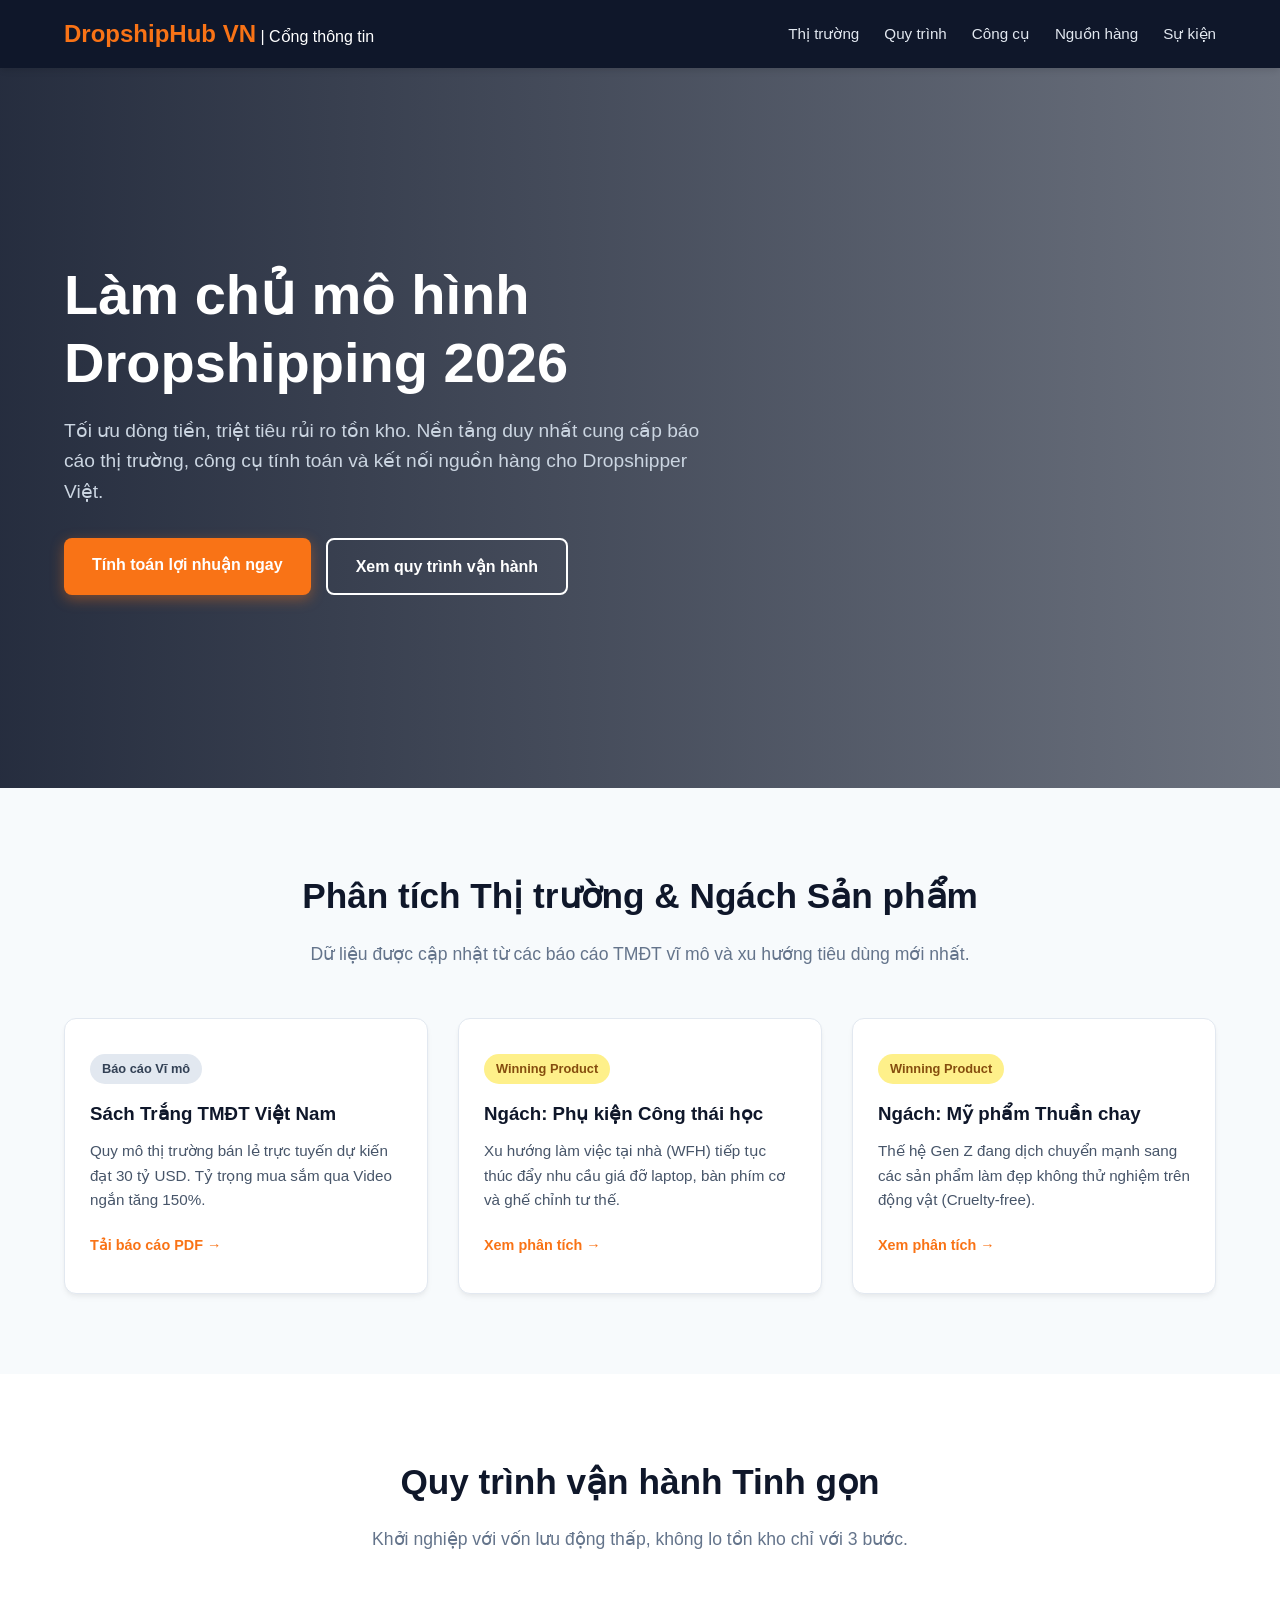
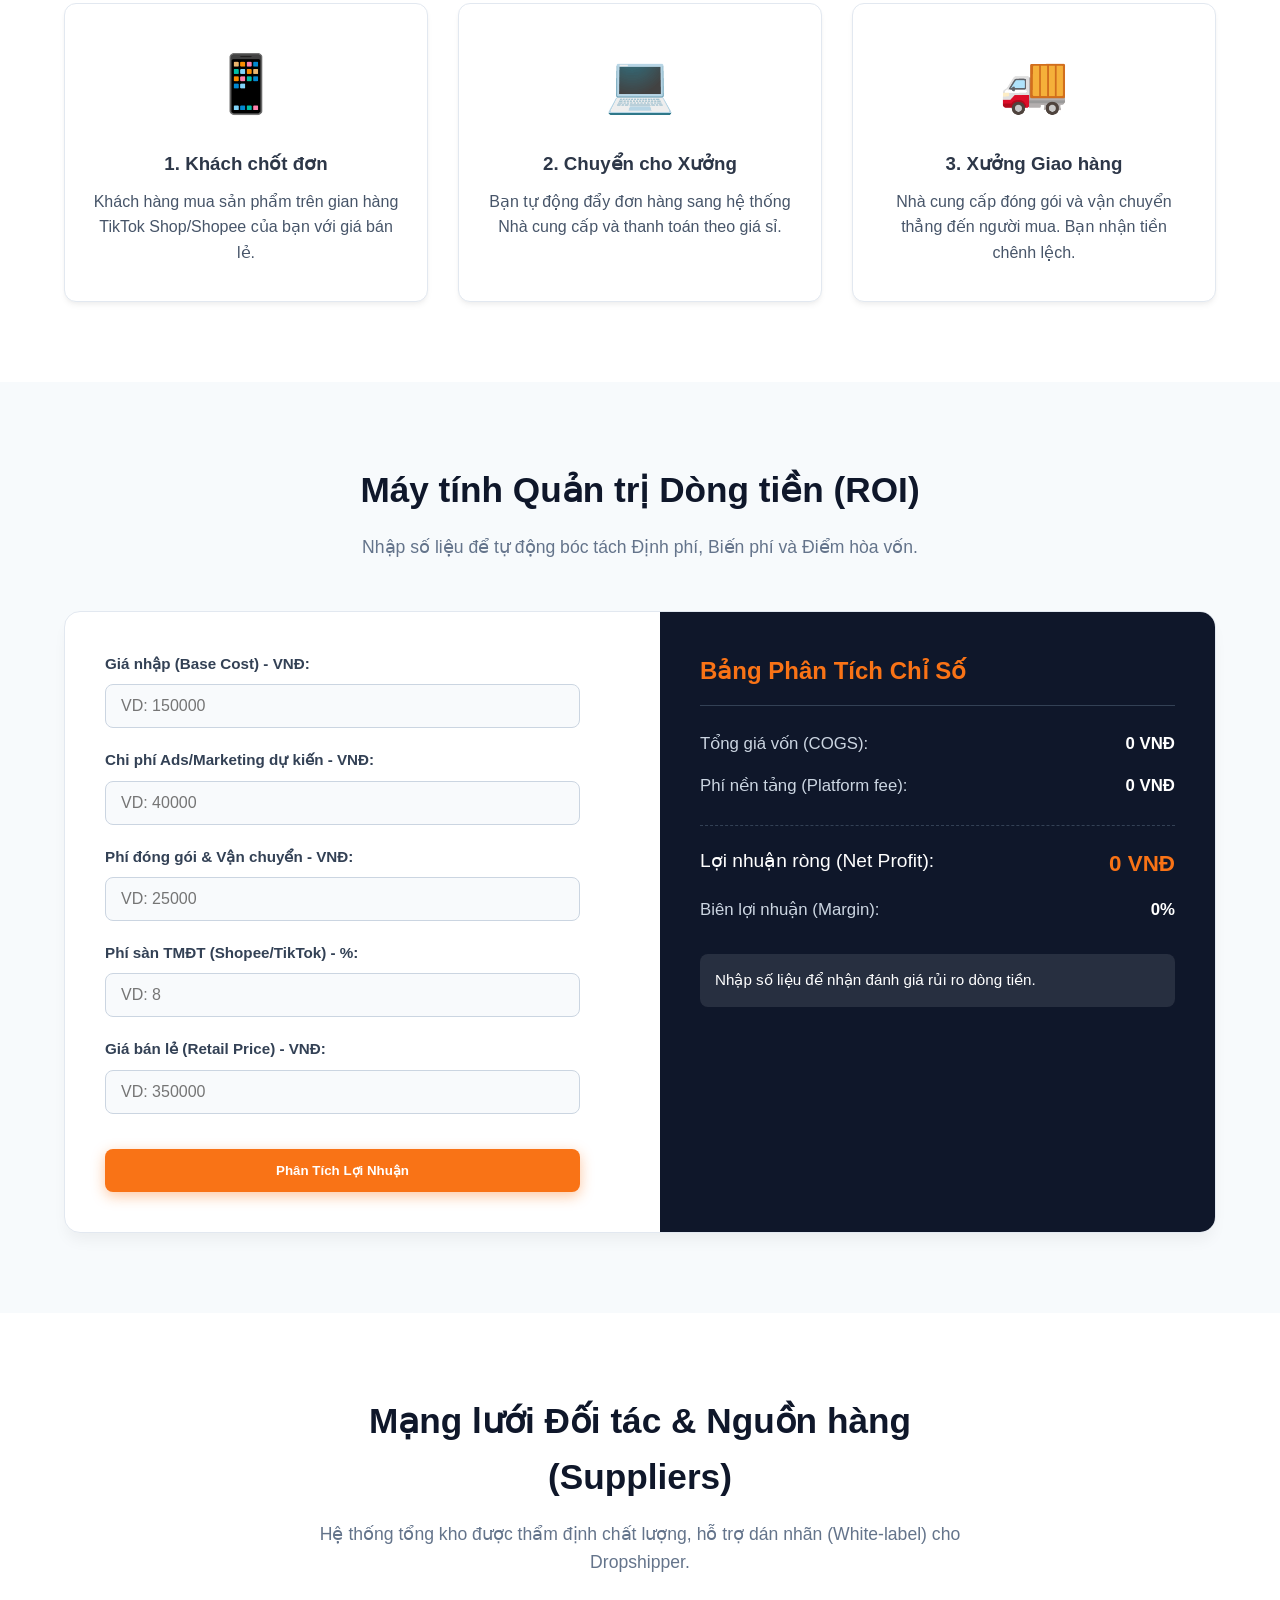
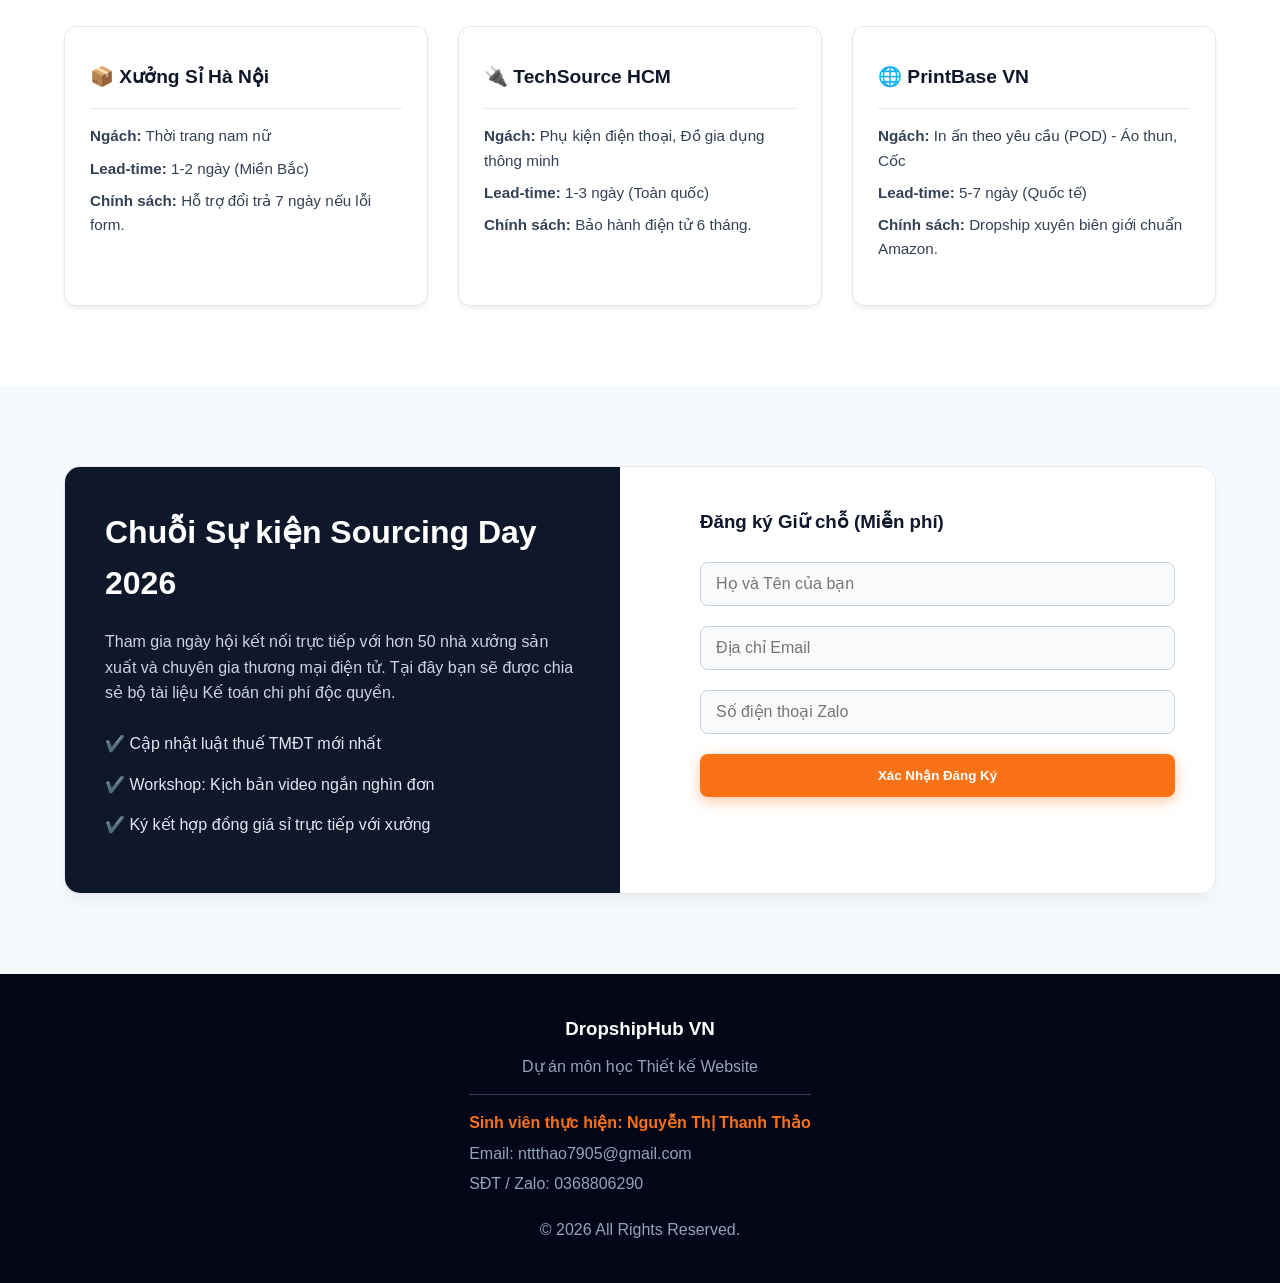
<file: index.html>
<!DOCTYPE html>
<html lang="vi">
<head>
    <meta charset="UTF-8">
    <meta name="viewport" content="width=device-width, initial-scale=1.0">
    <title>DropshipHub VN - Nền tảng Hỗ trợ Dropshipping Toàn Diện</title>
    <link rel="icon" type="image/png" href="faviconn.png?v=2">
    <link rel="stylesheet" href="style.css">
</head>
<body>
    <header>
        <div class="logo">DropshipHub VN<span style="color:white; font-size:1rem; font-weight:normal;"> | Cổng thông tin</span></div>
        <nav>
            <ul>
                <li><a href="#market">Thị trường</a></li>
                <li><a href="#how-it-works">Quy trình</a></li>
                <li><a href="#calculator">Công cụ</a></li>
                <li><a href="#suppliers">Nguồn hàng</a></li>
                <li><a href="#events">Sự kiện</a></li>
            </ul>
        </nav>
    </header>

    <section id="home" class="hero">
        <div class="hero-content">
            <h1>Làm chủ mô hình Dropshipping 2026</h1>
            <p>Tối ưu dòng tiền, triệt tiêu rủi ro tồn kho. Nền tảng duy nhất cung cấp báo cáo thị trường, công cụ tính toán và kết nối nguồn hàng cho Dropshipper Việt.</p>
            <div class="hero-buttons">
                <a href="#calculator" class="btn-primary">Tính toán lợi nhuận ngay</a>
                <a href="#how-it-works" class="btn-outline">Xem quy trình vận hành</a>
            </div>
        </div>
    </section>

    <section id="market" class="section-container">
        <div class="section-title">
            <h2>Phân tích Thị trường & Ngách Sản phẩm</h2>
            <p>Dữ liệu được cập nhật từ các báo cáo TMĐT vĩ mô và xu hướng tiêu dùng mới nhất.</p>
        </div>
        <div class="grid-3">
            <div class="card market-card">
                <div class="tag">Báo cáo Vĩ mô</div>
                <h3>Sách Trắng TMĐT Việt Nam</h3>
                <p>Quy mô thị trường bán lẻ trực tuyến dự kiến đạt 30 tỷ USD. Tỷ trọng mua sắm qua Video ngắn tăng 150%.</p>
                <a href="Sach_Trang_TMDT.PDF" download class="link-text">Tải báo cáo PDF &rarr;</a>
            </div>
            <div class="card market-card">
                <div class="tag hot">Winning Product</div>
                <h3>Ngách: Phụ kiện Công thái học</h3>
                <p>Xu hướng làm việc tại nhà (WFH) tiếp tục thúc đẩy nhu cầu giá đỡ laptop, bàn phím cơ và ghế chỉnh tư thế.</p>
                <a href="phan-tich.html" class="link-text">Xem phân tích &rarr;</a>
            </div>
            <div class="card market-card">
                <div class="tag hot">Winning Product</div>
                <h3>Ngách: Mỹ phẩm Thuần chay</h3>
                <p>Thế hệ Gen Z đang dịch chuyển mạnh sang các sản phẩm làm đẹp không thử nghiệm trên động vật (Cruelty-free).</p>
                <a href="phan-tich.html" class="link-text">Xem phân tích &rarr;</a>
            </div>
        </div>
    </section>

    <section id="how-it-works" class="section-container bg-light">
        <div class="section-title">
            <h2>Quy trình vận hành Tinh gọn</h2>
            <p>Khởi nghiệp với vốn lưu động thấp, không lo tồn kho chỉ với 3 bước.</p>
        </div>
        <div class="grid-3">
            <div class="card step-card">
                <div class="step-icon">📱</div>
                <h3>1. Khách chốt đơn</h3>
                <p>Khách hàng mua sản phẩm trên gian hàng TikTok Shop/Shopee của bạn với giá bán lẻ.</p>
            </div>
            <div class="card step-card">
                <div class="step-icon">💻</div>
                <h3>2. Chuyển cho Xưởng</h3>
                <p>Bạn tự động đẩy đơn hàng sang hệ thống Nhà cung cấp và thanh toán theo giá sỉ.</p>
            </div>
            <div class="card step-card">
                <div class="step-icon">🚚</div>
                <h3>3. Xưởng Giao hàng</h3>
                <p>Nhà cung cấp đóng gói và vận chuyển thẳng đến người mua. Bạn nhận tiền chênh lệch.</p>
            </div>
        </div>
    </section>

    <section id="calculator" class="section-container">
        <div class="section-title">
            <h2>Máy tính Quản trị Dòng tiền (ROI)</h2>
            <p>Nhập số liệu để tự động bóc tách Định phí, Biến phí và Điểm hòa vốn.</p>
        </div>
        <div class="calc-wrapper">
            <div class="calc-box">
                <div class="input-group">
                    <label>Giá nhập (Base Cost) - VNĐ:</label>
                    <input type="number" id="baseCost" placeholder="VD: 150000">
                </div>
                <div class="input-group">
                    <label>Chi phí Ads/Marketing dự kiến - VNĐ:</label>
                    <input type="number" id="marketingCost" placeholder="VD: 40000">
                </div>
                <div class="input-group">
                    <label>Phí đóng gói & Vận chuyển - VNĐ:</label>
                    <input type="number" id="shippingCost" placeholder="VD: 25000">
                </div>
                <div class="input-group">
                    <label>Phí sàn TMĐT (Shopee/TikTok) - %:</label>
                    <input type="number" id="platformFee" placeholder="VD: 8">
                </div>
                <div class="input-group">
                    <label>Giá bán lẻ (Retail Price) - VNĐ:</label>
                    <input type="number" id="retailPrice" placeholder="VD: 350000">
                </div>
                <button onclick="calculateProfit()" class="btn-primary w-100 mt-10">Phân Tích Lợi Nhuận</button>
            </div>
            
            <div class="result-box" id="resultBox">
                <h3>Bảng Phân Tích Chỉ Số</h3>
                <div class="result-row"><span>Tổng giá vốn (COGS):</span> <strong id="totalCost">0 VNĐ</strong></div>
                <div class="result-row"><span>Phí nền tảng (Platform fee):</span> <strong id="feeAmount">0 VNĐ</strong></div>
                <div class="result-row highlight-row"><span>Lợi nhuận ròng (Net Profit):</span> <strong id="netProfit" class="highlight-text">0 VNĐ</strong></div>
                <div class="result-row"><span>Biên lợi nhuận (Margin):</span> <strong id="marginPercent">0%</strong></div>
                <div class="advice" id="adviceMessage">Nhập số liệu để nhận đánh giá rủi ro dòng tiền.</div>
            </div>
        </div>
    </section>

    <section id="suppliers" class="section-container bg-light">
        <div class="section-title">
            <h2>Mạng lưới Đối tác & Nguồn hàng (Suppliers)</h2>
            <p>Hệ thống tổng kho được thẩm định chất lượng, hỗ trợ dán nhãn (White-label) cho Dropshipper.</p>
        </div>
        <div class="grid-3">
            <div class="card supplier-card">
                <div class="sup-logo">📦 Xưởng Sỉ Hà Nội</div>
                <p><strong>Ngách:</strong> Thời trang nam nữ</p>
                <p><strong>Lead-time:</strong> 1-2 ngày (Miền Bắc)</p>
                <p><strong>Chính sách:</strong> Hỗ trợ đổi trả 7 ngày nếu lỗi form.</p>
            </div>
            <div class="card supplier-card">
                <div class="sup-logo">🔌 TechSource HCM</div>
                <p><strong>Ngách:</strong> Phụ kiện điện thoại, Đồ gia dụng thông minh</p>
                <p><strong>Lead-time:</strong> 1-3 ngày (Toàn quốc)</p>
                <p><strong>Chính sách:</strong> Bảo hành điện tử 6 tháng.</p>
            </div>
            <div class="card supplier-card">
                <div class="sup-logo">🌐 PrintBase VN</div>
                <p><strong>Ngách:</strong> In ấn theo yêu cầu (POD) - Áo thun, Cốc</p>
                <p><strong>Lead-time:</strong> 5-7 ngày (Quốc tế)</p>
                <p><strong>Chính sách:</strong> Dropship xuyên biên giới chuẩn Amazon.</p>
            </div>
        </div>
    </section>

    <section id="events" class="section-container">
        <div class="event-wrapper">
            <div class="event-info">
                <h2>Chuỗi Sự kiện Sourcing Day 2026</h2>
                <p>Tham gia ngày hội kết nối trực tiếp với hơn 50 nhà xưởng sản xuất và chuyên gia thương mại điện tử. Tại đây bạn sẽ được chia sẻ bộ tài liệu Kế toán chi phí độc quyền.</p>
                <ul>
                    <li>✔️ Cập nhật luật thuế TMĐT mới nhất</li>
                    <li>✔️ Workshop: Kịch bản video ngắn nghìn đơn</li>
                    <li>✔️ Ký kết hợp đồng giá sỉ trực tiếp với xưởng</li>
                </ul>
            </div>
            <form id="eventForm" class="event-form">
                <h3>Đăng ký Giữ chỗ (Miễn phí)</h3>
                <div class="input-group">
                    <input type="text" id="fullName" name="fullName" required placeholder="Họ và Tên của bạn">
                </div>
                <div class="input-group">
                    <input type="email" id="email" name="email" required placeholder="Địa chỉ Email">
                </div>
                <div class="input-group">
                    <input type="tel" id="phone" name="phone" required placeholder="Số điện thoại Zalo">
                </div>
                <button type="submit" class="btn-primary w-100">Xác Nhận Đăng Ký</button>
            </form>
        </div>
    </section>

    <div id="successModal" class="modal-overlay">
        <div class="modal-content">
            <div class="modal-icon">✔️</div>
            <h3>Đăng ký Thành công!</h3>
            <p>Thông tin của bạn đã được ghi nhận vào hệ thống. Ban tổ chức sẽ gửi vé tham dự qua Email và Zalo trong 24h tới.</p>
            <button onclick="closeModal()" class="btn-primary w-100">Xác nhận</button>
        </div>
    </div>

    <footer>
        <div class="footer-content">
            <h3>DropshipHub VN</h3>
            <p>Dự án môn học Thiết kế Website</p>
            <div style="margin: 15px 0; padding-top: 15px; border-top: 1px solid #334155; display: inline-block; text-align: left;">
                <p style="color: #f97316; font-weight: bold; margin-bottom: 5px;">Sinh viên thực hiện: Nguyễn Thị Thanh Thảo</p>
                <p style="margin-bottom: 5px;">Email: nttthao7905@gmail.com</p>
                <p style="margin-bottom: 5px;">SĐT / Zalo: 0368806290</p>
            </div>
            <p>&copy; 2026 All Rights Reserved.</p>
        </div>

    </footer>
<script src="script.js"></script>
</body>
</html>
</file>
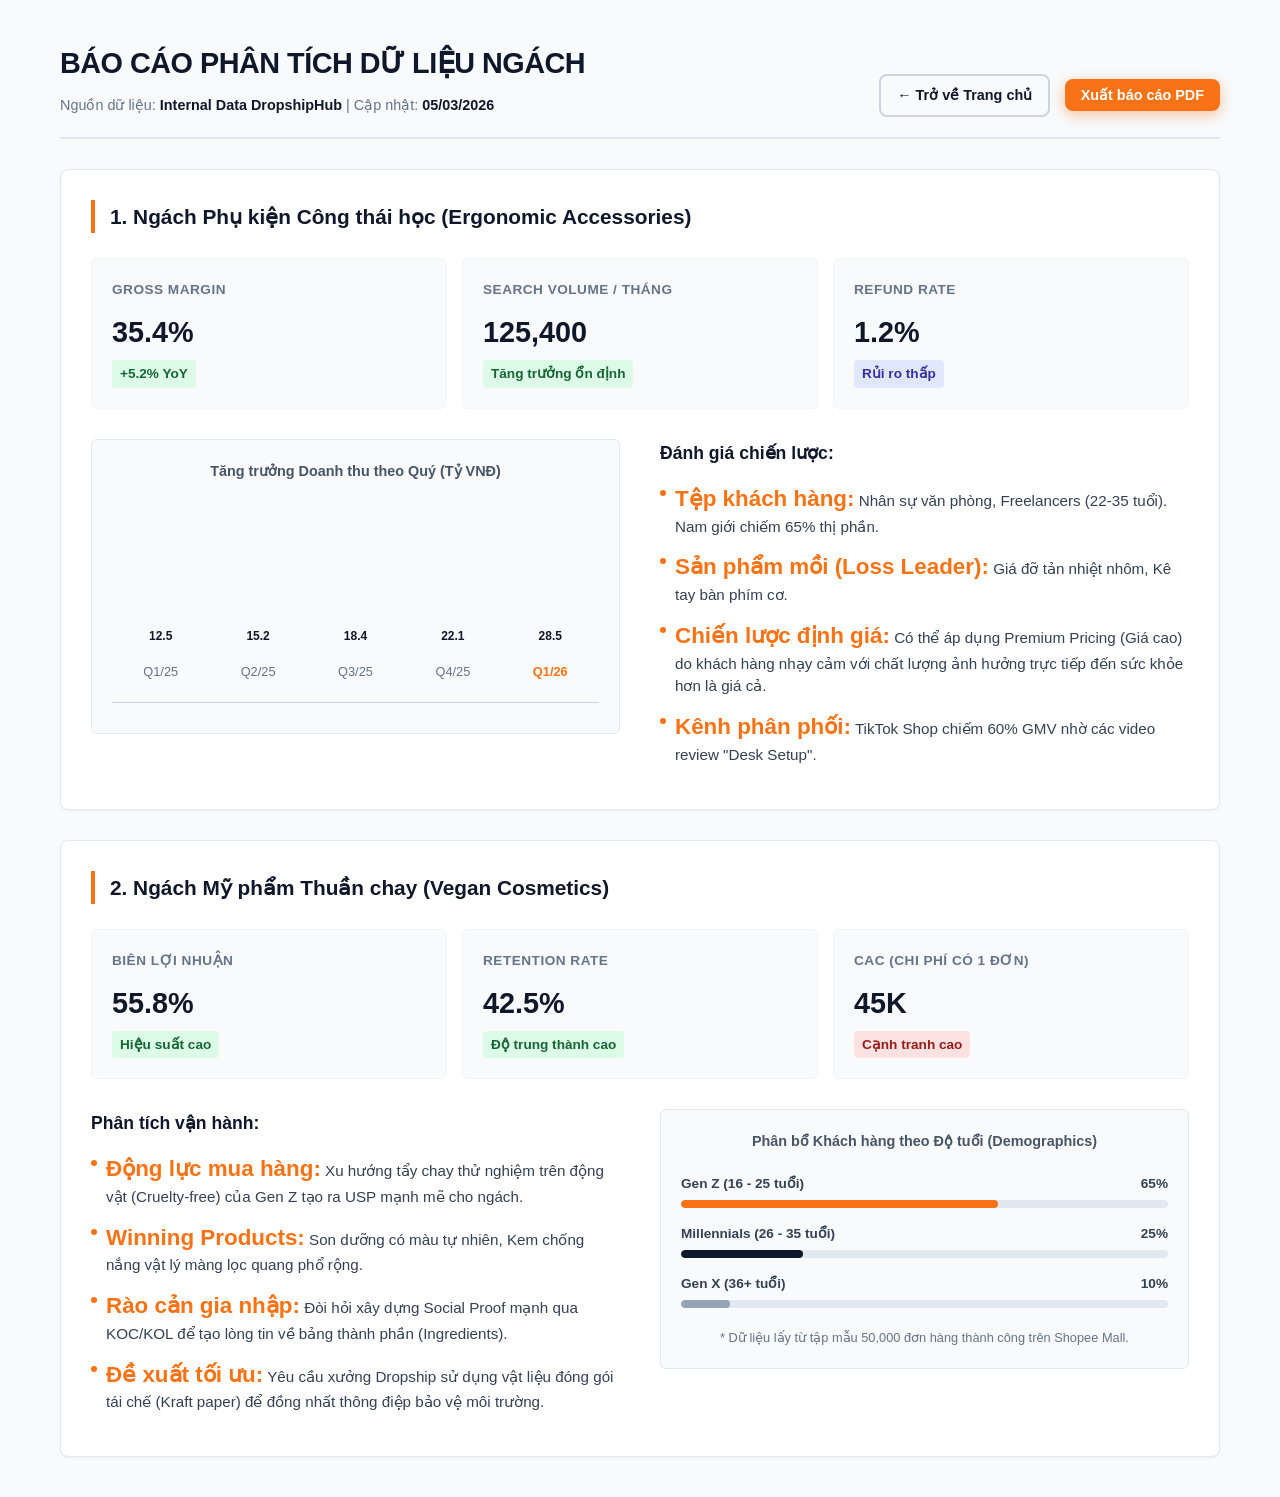
<file: phan-tich.html>
<!DOCTYPE html>
<html lang="vi">
<head>
    <meta charset="UTF-8">
    <meta name="viewport" content="width=device-width, initial-scale=1.0">
    <title>Báo cáo Phân tích - DropshipHub VN</title>
    <link rel="icon" type="image/png" href="faviconn.png?v=2">
    <link rel="stylesheet" href="style.css">
    <style>
        body { background-color: #f8fafc; color: #1e293b; font-family: 'Segoe UI', system-ui, sans-serif; }
        .dashboard-container { max-width: 1200px; margin: 40px auto; padding: 0 20px; }
        
        /* Header chuyên nghiệp, không emoji */
        .dashboard-header { display: flex; justify-content: space-between; align-items: flex-end; margin-bottom: 30px; border-bottom: 2px solid #e2e8f0; padding-bottom: 20px; }
        .dashboard-title { color: #0f172a; font-size: 1.8rem; font-weight: 800; text-transform: uppercase; letter-spacing: -0.5px; margin-bottom: 8px; }
        .meta-text { color: #64748b; font-size: 0.9rem; }
        .meta-text span { font-weight: 600; color: #0f172a; }
        
        /* Section Box */
        .niche-section { background: white; border-radius: 8px; padding: 30px; margin-bottom: 30px; border: 1px solid #e2e8f0; box-shadow: 0 1px 3px rgba(0,0,0,0.05); }
        .niche-title { color: #0f172a; margin-bottom: 25px; font-size: 1.3rem; border-left: 4px solid #f97316; padding-left: 15px; }
        
        /* Thẻ số liệu tối giản */
        .stats-grid { display: grid; grid-template-columns: repeat(auto-fit, minmax(200px, 1fr)); gap: 15px; margin-bottom: 30px; }
        .stat-card { padding: 20px; border-radius: 6px; border: 1px solid #f1f5f9; background: #f8fafc; }
        .stat-card h4 { color: #64748b; font-size: 0.85rem; text-transform: uppercase; letter-spacing: 0.5px; margin-bottom: 8px; }
        .stat-card .number { color: #0f172a; font-size: 1.8rem; font-weight: 700; margin-bottom: 5px; }
        .trend { font-size: 0.85rem; font-weight: 600; padding: 3px 8px; border-radius: 4px; display: inline-block; }
        .trend.up { background: #dcfce7; color: #166534; }
        .trend.down { background: #fee2e2; color: #991b1b; }
        .trend.neutral { background: #e0e7ff; color: #3730a3; }
        
        /* Layout chia cột */
        .content-grid { display: grid; grid-template-columns: 1fr 1fr; gap: 40px; align-items: start; }
        
        /* Biểu đồ tự code bằng CSS (Khử mùi ảnh mạng) */
        .css-chart-container { background: #f8fafc; padding: 20px; border-radius: 6px; border: 1px solid #e2e8f0; }
        .chart-title { font-size: 0.9rem; color: #475569; margin-bottom: 20px; text-align: center; font-weight: 600; }
        
        /* Bar Chart CSS */
        .bar-chart { display: flex; align-items: flex-end; justify-content: space-around; height: 200px; padding-bottom: 20px; border-bottom: 1px solid #cbd5e1; margin-bottom: 10px; }
        .bar-group { display: flex; flex-direction: column; align-items: center; width: 15%; }
        .bar { width: 100%; background: #94a3b8; border-radius: 4px 4px 0 0; transition: 0.3s; }
        .bar:hover { background: #0f172a; }
        .bar.highlight { background: #f97316; }
        .bar-label { font-size: 0.8rem; color: #64748b; margin-top: 10px; }
        .bar-value { font-size: 0.75rem; color: #0f172a; font-weight: bold; margin-bottom: 5px; }

        /* Progress Bar CSS */
        .progress-group { margin-bottom: 15px; }
        .progress-label { display: flex; justify-content: space-between; font-size: 0.85rem; margin-bottom: 5px; color: #334155; font-weight: 600; }
        .progress-track { width: 100%; height: 8px; background: #e2e8f0; border-radius: 4px; overflow: hidden; }
        .progress-fill { height: 100%; background: #0f172a; border-radius: 4px; }
        .progress-fill.orange { background: #f97316; }
        
        /* Text Report */
        .report-list { list-style: none; padding: 0; }
        .report-list li { position: relative; padding-left: 15px; margin-bottom: 12px; color: #334155; font-size: 0.95rem; line-height: 1.5; }
        .report-list li::before { content: ''; position: absolute; left: 0; top: 8px; width: 6px; height: 6px; background: #f97316; border-radius: 50%; }
        .highlight-text { font-weight: 600; color: #0f172a; }

        @media (max-width: 768px) {
            .content-grid { grid-template-columns: 1fr; }
            .dashboard-header { flex-direction: column; align-items: flex-start; gap: 15px; }
        }
    </style>
</head>
<body>
    <div class="dashboard-container">
        <div class="dashboard-header">
            <div>
                <h1 class="dashboard-title">Báo Cáo Phân Tích Dữ Liệu Ngách</h1>
                <div class="meta-text">
                    Nguồn dữ liệu: <span>Internal Data DropshipHub</span> | 
                    Cập nhật: <span>05/03/2026</span>
                </div>
            </div>
            <div>
                <a href="index.html" class="btn-outline" style="color: #0f172a; border-color: #cbd5e1; font-size: 0.9rem; padding: 8px 16px;">&larr; Trở về Trang chủ</a>
                <button class="btn-primary" style="font-size: 0.9rem; padding: 8px 16px; margin-left: 10px;" onclick="window.print()">Xuất báo cáo PDF</button>
            </div>
        </div>

        <div class="niche-section">
            <h2 class="niche-title">1. Ngách Phụ kiện Công thái học (Ergonomic Accessories)</h2>
            
            <div class="stats-grid">
                <div class="stat-card">
                    <h4>Gross Margin</h4>
                    <div class="number">35.4%</div>
                    <div class="trend up">+5.2% YoY</div>
                </div>
                <div class="stat-card">
                    <h4>Search Volume / Tháng</h4>
                    <div class="number">125,400</div>
                    <div class="trend up">Tăng trưởng ổn định</div>
                </div>
                <div class="stat-card">
                    <h4>Refund Rate</h4>
                    <div class="number">1.2%</div>
                    <div class="trend neutral">Rủi ro thấp</div>
                </div>
            </div>
            
            <div class="content-grid">
                <div class="css-chart-container">
                    <div class="chart-title">Tăng trưởng Doanh thu theo Quý (Tỷ VNĐ)</div>
                    <div class="bar-chart">
                        <div class="bar-group">
                            <span class="bar-value">12.5</span>
                            <div class="bar" style="height: 40%;"></div>
                            <span class="bar-label">Q1/25</span>
                        </div>
                        <div class="bar-group">
                            <span class="bar-value">15.2</span>
                            <div class="bar" style="height: 50%;"></div>
                            <span class="bar-label">Q2/25</span>
                        </div>
                        <div class="bar-group">
                            <span class="bar-value">18.4</span>
                            <div class="bar" style="height: 65%;"></div>
                            <span class="bar-label">Q3/25</span>
                        </div>
                        <div class="bar-group">
                            <span class="bar-value">22.1</span>
                            <div class="bar" style="height: 80%;"></div>
                            <span class="bar-label">Q4/25</span>
                        </div>
                        <div class="bar-group">
                            <span class="bar-value">28.5</span>
                            <div class="bar highlight" style="height: 100%;"></div>
                            <span class="bar-label" style="font-weight: bold; color: #f97316;">Q1/26</span>
                        </div>
                    </div>
                </div>
                
                <div>
                    <h3 style="font-size: 1.1rem; color: #0f172a; margin-bottom: 15px;">Đánh giá chiến lược:</h3>
                    <ul class="report-list">
                        <li><span class="highlight-text">Tệp khách hàng:</span> Nhân sự văn phòng, Freelancers (22-35 tuổi). Nam giới chiếm 65% thị phần.</li>
                        <li><span class="highlight-text">Sản phẩm mồi (Loss Leader):</span> Giá đỡ tản nhiệt nhôm, Kê tay bàn phím cơ.</li>
                        <li><span class="highlight-text">Chiến lược định giá:</span> Có thể áp dụng Premium Pricing (Giá cao) do khách hàng nhạy cảm với chất lượng ảnh hưởng trực tiếp đến sức khỏe hơn là giá cả.</li>
                        <li><span class="highlight-text">Kênh phân phối:</span> TikTok Shop chiếm 60% GMV nhờ các video review "Desk Setup".</li>
                    </ul>
                </div>
            </div>
        </div>

        <div class="niche-section">
            <h2 class="niche-title">2. Ngách Mỹ phẩm Thuần chay (Vegan Cosmetics)</h2>
            
            <div class="stats-grid">
                <div class="stat-card">
                    <h4>Biên Lợi Nhuận</h4>
                    <div class="number">55.8%</div>
                    <div class="trend up">Hiệu suất cao</div>
                </div>
                <div class="stat-card">
                    <h4>Retention Rate</h4>
                    <div class="number">42.5%</div>
                    <div class="trend up">Độ trung thành cao</div>
                </div>
                <div class="stat-card">
                    <h4>CAC (Chi phí có 1 đơn)</h4>
                    <div class="number">45K</div>
                    <div class="trend down">Cạnh tranh cao</div>
                </div>
            </div>
            
            <div class="content-grid">
                <div>
                    <h3 style="font-size: 1.1rem; color: #0f172a; margin-bottom: 15px;">Phân tích vận hành:</h3>
                    <ul class="report-list">
                        <li><span class="highlight-text">Động lực mua hàng:</span> Xu hướng tẩy chay thử nghiệm trên động vật (Cruelty-free) của Gen Z tạo ra USP mạnh mẽ cho ngách.</li>
                        <li><span class="highlight-text">Winning Products:</span> Son dưỡng có màu tự nhiên, Kem chống nắng vật lý màng lọc quang phổ rộng.</li>
                        <li><span class="highlight-text">Rào cản gia nhập:</span> Đòi hỏi xây dựng Social Proof mạnh qua KOC/KOL để tạo lòng tin về bảng thành phần (Ingredients).</li>
                        <li><span class="highlight-text">Đề xuất tối ưu:</span> Yêu cầu xưởng Dropship sử dụng vật liệu đóng gói tái chế (Kraft paper) để đồng nhất thông điệp bảo vệ môi trường.</li>
                    </ul>
                </div>
                
                <div class="css-chart-container">
                    <div class="chart-title">Phân bổ Khách hàng theo Độ tuổi (Demographics)</div>
                    
                    <div class="progress-group">
                        <div class="progress-label"><span>Gen Z (16 - 25 tuổi)</span><span>65%</span></div>
                        <div class="progress-track"><div class="progress-fill orange" style="width: 65%;"></div></div>
                    </div>
                    
                    <div class="progress-group">
                        <div class="progress-label"><span>Millennials (26 - 35 tuổi)</span><span>25%</span></div>
                        <div class="progress-track"><div class="progress-fill" style="width: 25%;"></div></div>
                    </div>
                    
                    <div class="progress-group">
                        <div class="progress-label"><span>Gen X (36+ tuổi)</span><span>10%</span></div>
                        <div class="progress-track"><div class="progress-fill" style="background: #94a3b8; width: 10%;"></div></div>
                    </div>
                    
                    <p style="font-size: 0.8rem; color: #64748b; margin-top: 20px; text-align: center;">* Dữ liệu lấy từ tập mẫu 50,000 đơn hàng thành công trên Shopee Mall.</p>
                </div>
            </div>
        </div>
    </div>
</body>

</html>
</file>
<file: style.css>
/* Thiết lập cơ bản */
* { margin: 0; padding: 0; box-sizing: border-box; font-family: 'Inter', 'Segoe UI', sans-serif; }
html { scroll-behavior: smooth; }
body { line-height: 1.6; color: #2d3748; background-color: #f7fafc; }

/* Thanh điều hướng */
header { background-color: #0f172a; color: white; padding: 15px 5%; display: flex; justify-content: space-between; align-items: center; position: sticky; top: 0; z-index: 100; box-shadow: 0 4px 6px -1px rgba(0,0,0,0.1); }
header .logo { font-size: 1.5rem; font-weight: 800; color: #f97316; }
nav ul { list-style: none; display: flex; gap: 25px; }
nav ul li a { color: #e2e8f0; text-decoration: none; font-weight: 500; font-size: 0.95rem; transition: 0.2s; }
nav ul li a:hover { color: #f97316; }

/* Màn hình chính (Hero) */
.hero { background: linear-gradient(to right, rgba(15, 23, 42, 0.9), rgba(15, 23, 42, 0.6)), url('https://images.unsplash.com/photo-1580674285054-bed31e145f59?auto=format&fit=crop&w=1350&q=80') center/cover; height: 80vh; display: flex; align-items: center; padding: 0 5%; }
.hero-content { max-width: 650px; color: white; }
.hero h1 { font-size: 3.5rem; line-height: 1.2; margin-bottom: 20px; font-weight: 800; }
.hero p { font-size: 1.2rem; margin-bottom: 30px; color: #cbd5e1; }
.hero-buttons { display: flex; gap: 15px; }

/* Buttons */
.btn-primary, .btn-outline { display: inline-block; padding: 14px 28px; border-radius: 8px; font-weight: 600; text-decoration: none; text-align: center; cursor: pointer; transition: all 0.3s ease; }
.btn-primary { background-color: #f97316; color: white; border: none; box-shadow: 0 4px 14px rgba(249, 115, 22, 0.4); }
.btn-primary:hover { transform: translateY(-3px); background-color: #ea580c; box-shadow: 0 6px 20px rgba(249, 115, 22, 0.6); }
.btn-outline { background-color: transparent; color: white; border: 2px solid white; }
.btn-outline:hover { background-color: white; color: #0f172a; }
.w-100 { width: 100%; }
.mt-10 { margin-top: 15px; }

/* Sections chung */
.section-container { padding: 80px 5%; max-width: 1280px; margin: auto; }
.bg-light { background-color: #ffffff; }
.section-title { text-align: center; margin-bottom: 50px; max-width: 700px; margin-left: auto; margin-right: auto; }
.section-title h2 { color: #0f172a; font-size: 2.2rem; margin-bottom: 15px; font-weight: 800; }
.section-title p { color: #64748b; font-size: 1.1rem; }

/* Lưới (Grid) */
.grid-3 { display: grid; grid-template-columns: repeat(auto-fit, minmax(300px, 1fr)); gap: 30px; }
.grid-2 { display: grid; grid-template-columns: repeat(auto-fit, minmax(400px, 1fr)); gap: 30px; }
.card { background: white; padding: 35px 25px; border-radius: 12px; box-shadow: 0 4px 6px -1px rgba(0,0,0,0.05), 0 2px 4px -1px rgba(0,0,0,0.03); transition: transform 0.3s, box-shadow 0.3s; border: 1px solid #e2e8f0; }
.card:hover { transform: translateY(-8px); box-shadow: 0 20px 25px -5px rgba(0,0,0,0.1), 0 10px 10px -5px rgba(0,0,0,0.04); border-color: #f97316; }

/* Định dạng riêng */
.tag { display: inline-block; padding: 5px 12px; background: #e2e8f0; color: #334155; font-size: 0.8rem; border-radius: 20px; font-weight: 600; margin-bottom: 15px; }
.tag.hot { background: #fef08a; color: #854d0e; }
.market-card h3 { margin-bottom: 10px; color: #0f172a; }
.market-card p { color: #475569; font-size: 0.95rem; margin-bottom: 20px; }
.link-text { color: #f97316; text-decoration: none; font-weight: 600; font-size: 0.9rem; }
.link-text:hover { text-decoration: underline; }
.step-icon { font-size: 3.5rem; margin-bottom: 20px; text-align: center; }
.step-card h3 { text-align: center; margin-bottom: 10px; }
.step-card p { text-align: center; color: #475569; }
.sup-logo { font-size: 1.2rem; font-weight: bold; color: #0f172a; margin-bottom: 15px; padding-bottom: 15px; border-bottom: 1px solid #e2e8f0; }
.supplier-card p { font-size: 0.95rem; margin-bottom: 8px; color: #334155; }

/* FAQ & Review */
.faq-card h3 { color: #f97316; margin-bottom: 15px; font-size: 1.1rem; }
.faq-card p { color: #475569; font-size: 0.95rem; }
.review-card { text-align: left; }
.review-stars { margin-bottom: 15px; font-size: 1.2rem; }
.review-card p { font-style: italic; color: #334155; margin-bottom: 20px; font-size: 0.95rem; }
.review-card h4 { color: #0f172a; margin-bottom: 5px; }
.review-card .role { font-style: normal; color: #64748b; font-size: 0.85rem; font-weight: 600; }

/* Bố cục chia đôi */
.calc-wrapper, .event-wrapper { display: grid; grid-template-columns: 1fr 1fr; gap: 40px; background: white; border-radius: 16px; overflow: hidden; box-shadow: 0 10px 15px -3px rgba(0,0,0,0.05); border: 1px solid #e2e8f0; }
.calc-box, .event-form { padding: 40px; }
.result-box, .event-info { padding: 40px; background: #0f172a; color: white; }

/* Form Inputs */
.input-group { margin-bottom: 20px; }
.input-group label { display: block; font-weight: 600; margin-bottom: 8px; font-size: 0.95rem; color: #334155; }
.input-group input { width: 100%; padding: 12px 15px; border: 1px solid #cbd5e1; border-radius: 8px; font-size: 1rem; transition: all 0.2s; background-color: #f8fafc; }
.input-group input:focus { outline: none; border-color: #f97316; box-shadow: 0 0 0 3px rgba(249, 115, 22, 0.2); background-color: white; }

/* Kết quả tài chính */
.result-box h3 { color: #f97316; margin-bottom: 25px; font-size: 1.5rem; border-bottom: 1px solid #334155; padding-bottom: 15px; }
.result-row { display: flex; justify-content: space-between; margin-bottom: 15px; font-size: 1.05rem; color: #cbd5e1; }
.result-row strong { color: white; }
.highlight-row { margin-top: 25px; padding-top: 20px; border-top: 1px dashed #334155; font-size: 1.2rem; color: white; }
.highlight-text { color: #f97316 !important; font-size: 1.4rem; }
.advice { margin-top: 30px; padding: 15px; background: rgba(255,255,255,0.1); border-radius: 8px; font-size: 0.95rem; line-height: 1.5; }

/* Event Info */
.event-info h2 { font-size: 2rem; margin-bottom: 20px; color: white; }
.event-info p { color: #cbd5e1; margin-bottom: 25px; }
.event-info ul { list-style: none; }
.event-info ul li { margin-bottom: 15px; color: #e2e8f0; }
.event-form h3 { margin-bottom: 25px; color: #0f172a; }

/* ------------------------------------------- */
/* CSS CHO HỘP THOẠI THÔNG BÁO THÀNH CÔNG (MODAL) */
/* ------------------------------------------- */
.modal-overlay {
    display: none; 
    position: fixed; top: 0; left: 0; width: 100%; height: 100%;
    background: rgba(15, 23, 42, 0.7); backdrop-filter: blur(3px);
    z-index: 1000; justify-content: center; align-items: center;
    opacity: 0; transition: opacity 0.3s ease;
}
.modal-overlay.show { display: flex; opacity: 1; }
.modal-content {
    background: white; padding: 40px; border-radius: 16px; text-align: center;
    max-width: 420px; width: 90%; transform: translateY(-30px); transition: transform 0.3s ease;
    box-shadow: 0 25px 50px -12px rgba(0, 0, 0, 0.25);
}
.modal-overlay.show .modal-content { transform: translateY(0); }
.modal-icon {
    font-size: 2.5rem; margin-bottom: 20px; color: #10b981;
    background: #dcfce7; width: 80px; height: 80px; line-height: 80px;
    border-radius: 50%; display: inline-block;
}
.modal-content h3 { color: #0f172a; font-size: 1.6rem; margin-bottom: 10px; font-weight: 800; }
.modal-content p { color: #475569; margin-bottom: 25px; font-size: 1rem; }

/* Chân trang */
footer { background-color: #020617; color: #94a3b8; text-align: center; padding: 40px 20px; }
footer h3 { color: white; margin-bottom: 10px; }

@media (max-width: 900px) {
    .hero h1 { font-size: 2.5rem; }
    .calc-wrapper, .event-wrapper { grid-template-columns: 1fr; }
    nav ul { display: none; }
}
</file>
